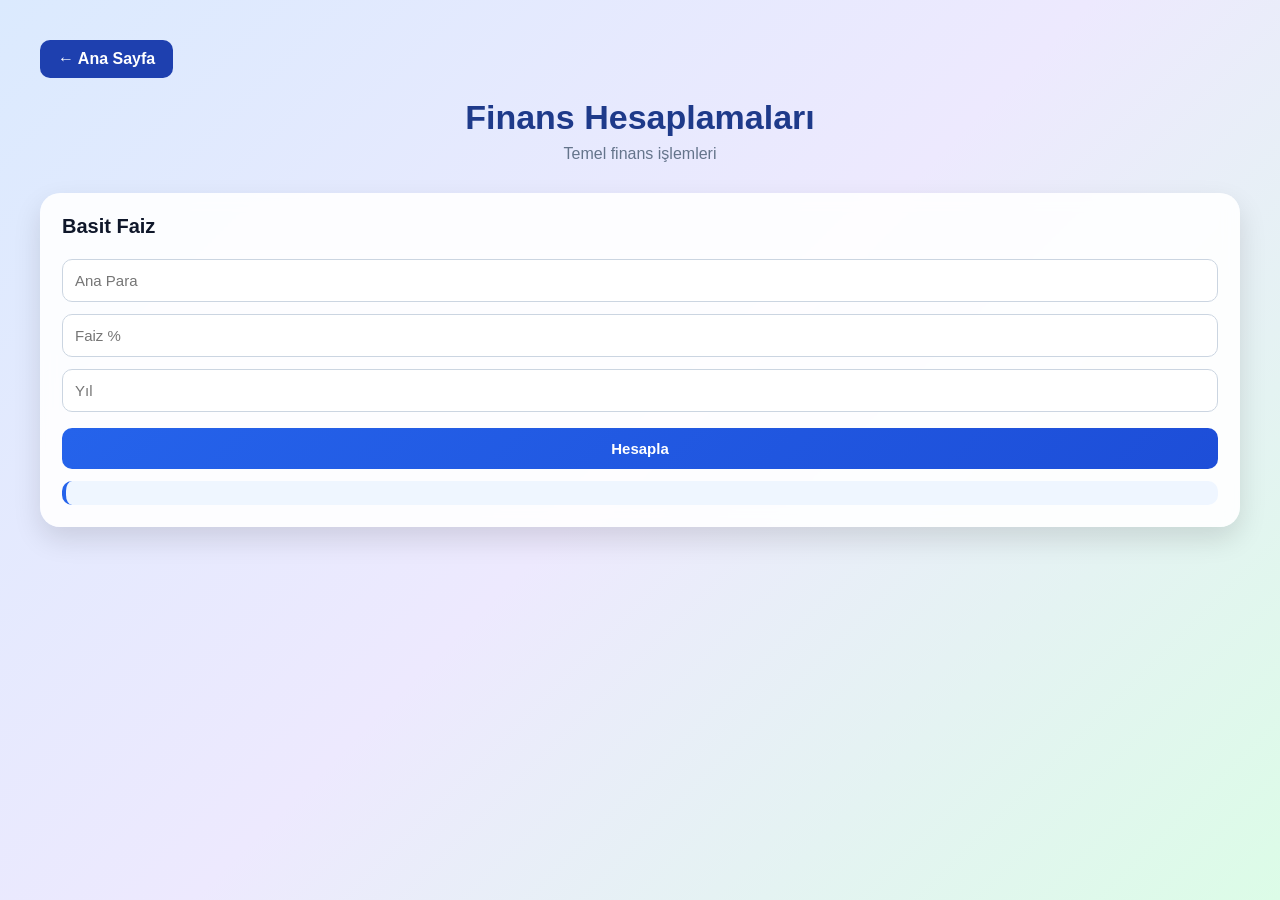
<file: finans.html>
<!DOCTYPE html>
<html lang="tr">
<head>
  <meta charset="UTF-8">
  <meta name="viewport" content="width=device-width, initial-scale=1.0">
  <title>Finans Hesaplamaları</title>
  <link rel="stylesheet" href="style.css">
</head>
<body>
  <div class="sayfa-kapsayici">
    <a href="index.html" class="geri-btn">← Ana Sayfa</a>

    <div class="sayfa-baslik">
      <h1>Finans Hesaplamaları</h1>
      <p>Temel finans işlemleri</p>
    </div>

    <div class="hesaplama-grid">
      <div class="hesaplama">
        <h3>Basit Faiz</h3>
        <input id="bfP" type="number" placeholder="Ana Para">
        <input id="bfR" type="number" placeholder="Faiz %">
        <input id="bfT" type="number" placeholder="Yıl">
        <button onclick="basitFaiz()">Hesapla</button>
        <p id="sonucBF"></p>
      </div>
    </div>
  </div>

  <script src="script.js"></script>
</body>
</html>
</file>
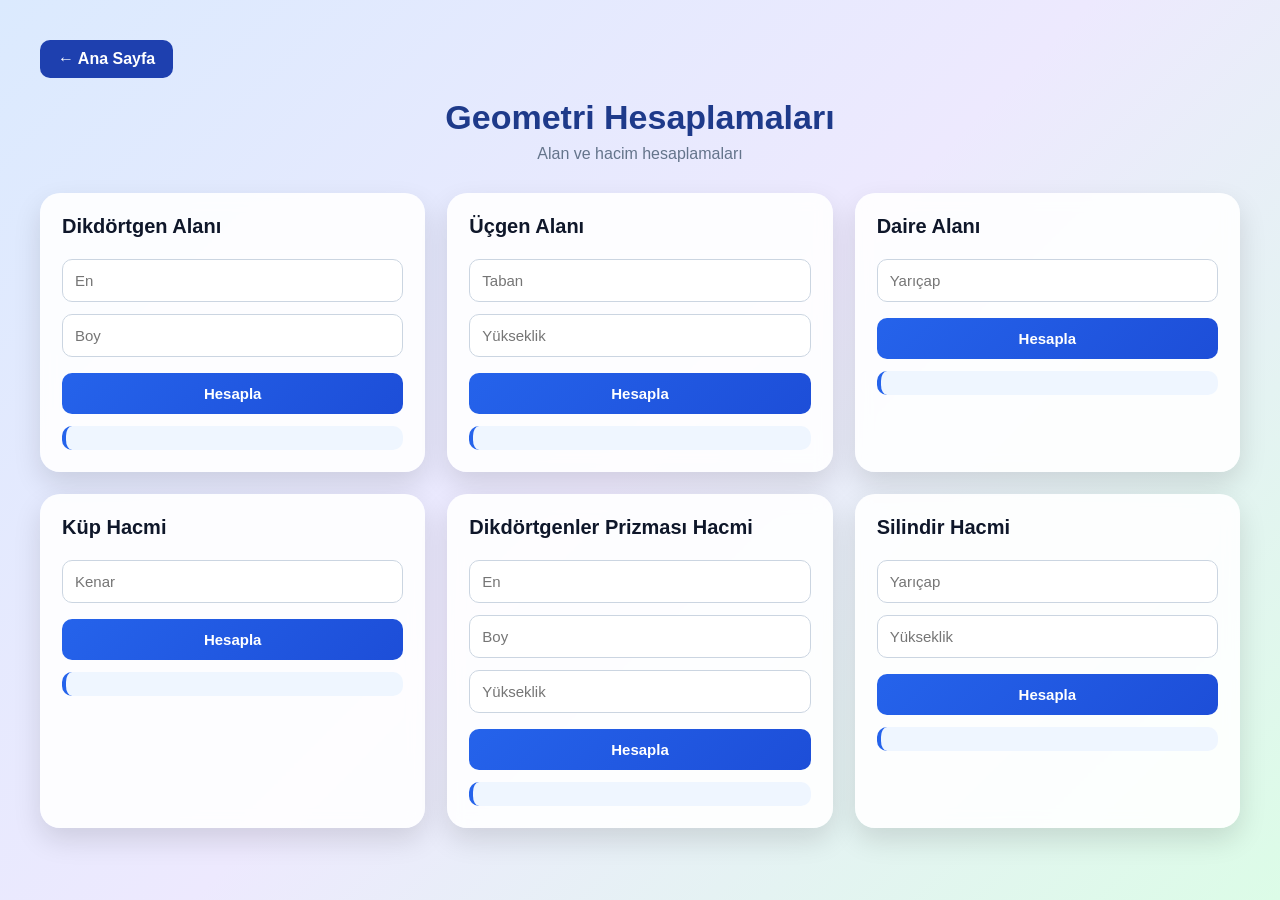
<file: geometri.html>
<!DOCTYPE html>
<html lang="tr">
<head>
  <meta charset="UTF-8">
  <meta name="viewport" content="width=device-width, initial-scale=1.0">
  <title>Geometri Hesaplamaları</title>
  <link rel="stylesheet" href="style.css">
</head>
<body>
  <div class="sayfa-kapsayici">
    <a href="index.html" class="geri-btn">← Ana Sayfa</a>

    <div class="sayfa-baslik">
      <h1>Geometri Hesaplamaları</h1>
      <p>Alan ve hacim hesaplamaları</p>
    </div>

    <div class="hesaplama-grid">
      <div class="hesaplama">
        <h3>Dikdörtgen Alanı</h3>
        <input id="adEn" type="number" placeholder="En">
        <input id="adBoy" type="number" placeholder="Boy">
        <button onclick="alanDikdortgen()">Hesapla</button>
        <p id="sonucAD"></p>
      </div>

      <div class="hesaplama">
        <h3>Üçgen Alanı</h3>
        <input id="auTaban" type="number" placeholder="Taban">
        <input id="auYuk" type="number" placeholder="Yükseklik">
        <button onclick="alanUcgen()">Hesapla</button>
        <p id="sonucAU"></p>
      </div>

      <div class="hesaplama">
        <h3>Daire Alanı</h3>
        <input id="adR" type="number" placeholder="Yarıçap">
        <button onclick="alanDaire()">Hesapla</button>
        <p id="sonucADaire"></p>
      </div>

      <div class="hesaplama">
        <h3>Küp Hacmi</h3>
        <input id="hkKenar" type="number" placeholder="Kenar">
        <button onclick="hacimKup()">Hesapla</button>
        <p id="sonucHK"></p>
      </div>

      <div class="hesaplama">
        <h3>Dikdörtgenler Prizması Hacmi</h3>
        <input id="hdEn" type="number" placeholder="En">
        <input id="hdBoy" type="number" placeholder="Boy">
        <input id="hdYuk" type="number" placeholder="Yükseklik">
        <button onclick="hacimDikdortgen()">Hesapla</button>
        <p id="sonucHD"></p>
      </div>

      <div class="hesaplama">
        <h3>Silindir Hacmi</h3>
        <input id="hsR" type="number" placeholder="Yarıçap">
        <input id="hsH" type="number" placeholder="Yükseklik">
        <button onclick="hacimSilindir()">Hesapla</button>
        <p id="sonucHS"></p>
      </div>
    </div>
  </div>

  <script src="script.js"></script>
</body>
</html>
</file>
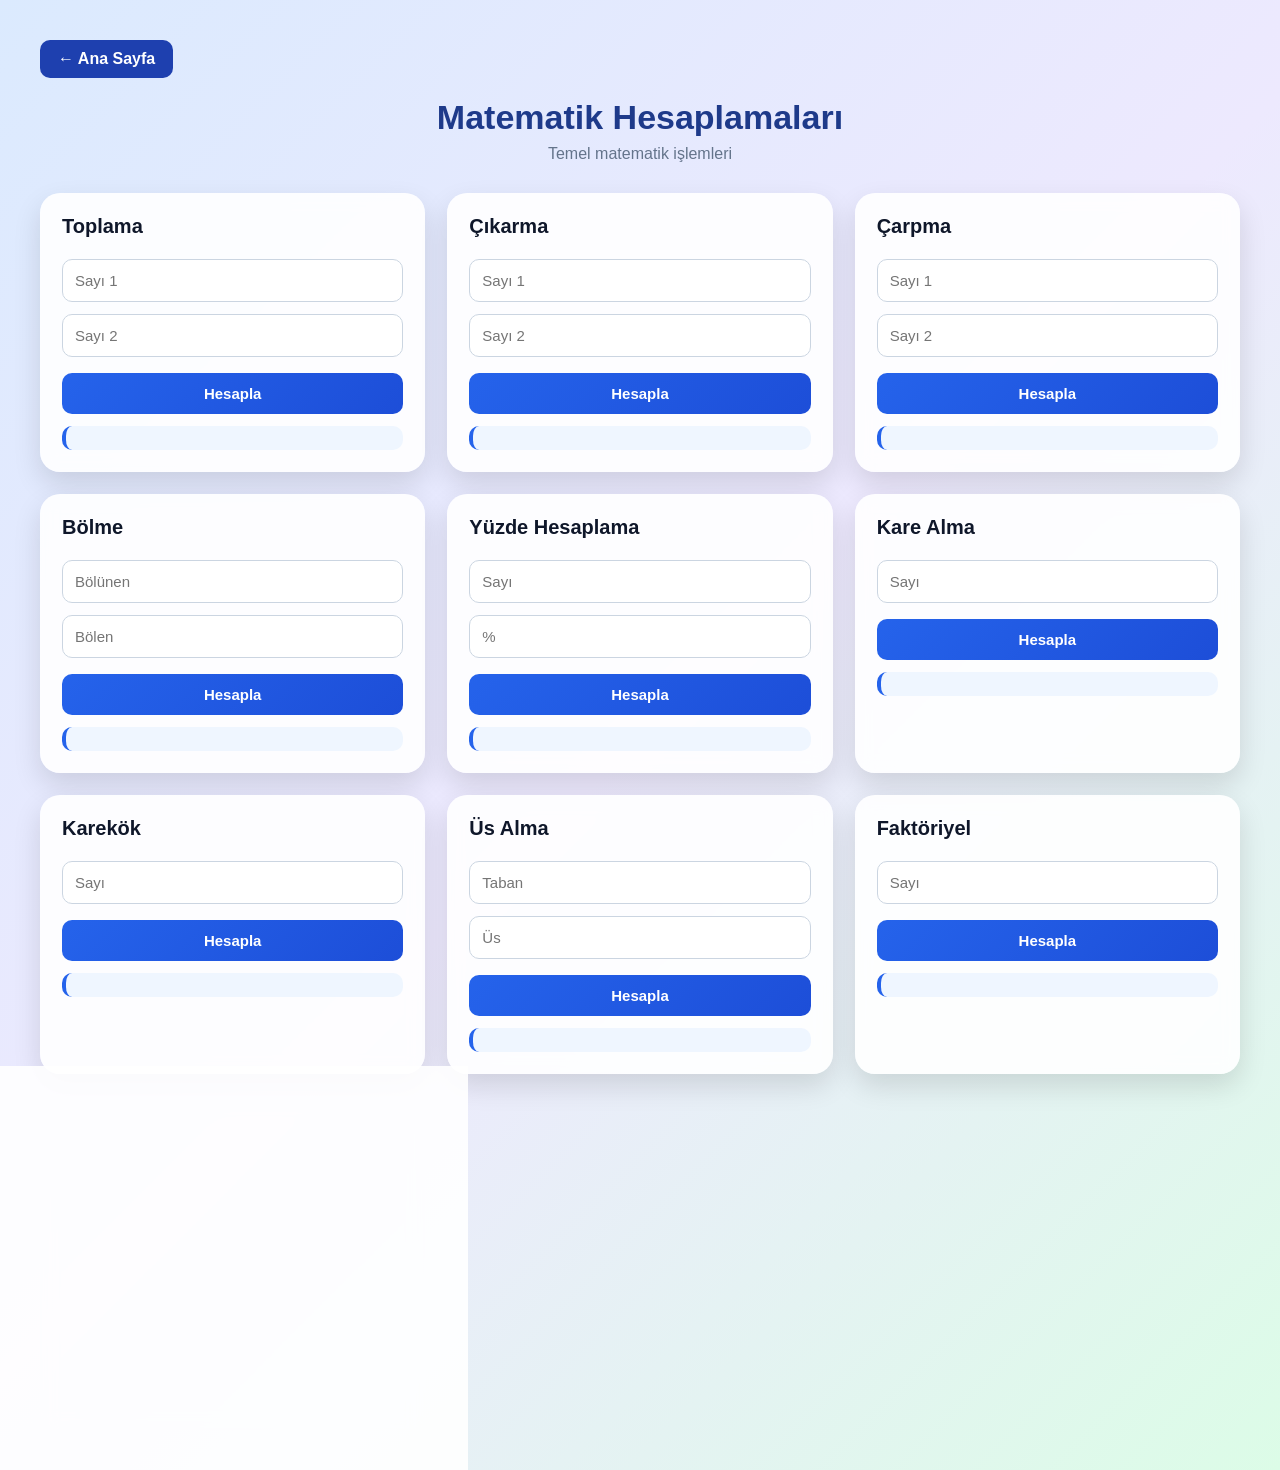
<file: matematik.html>
<!DOCTYPE html>
<html lang="tr">
<head>
  <meta charset="UTF-8">
  <meta name="viewport" content="width=device-width, initial-scale=1.0">
  <title>Matematik Hesaplamaları</title>
  <link rel="stylesheet" href="style.css">
</head>
<body>
  <div class="sayfa-kapsayici">
    <a href="index.html" class="geri-btn">← Ana Sayfa</a>

    <div class="sayfa-baslik">
      <h1>Matematik Hesaplamaları</h1>
      <p>Temel matematik işlemleri</p>
    </div>

    <div class="hesaplama-grid">
      <div class="hesaplama">
        <h3>Toplama</h3>
        <input id="top1" type="number" placeholder="Sayı 1">
        <input id="top2" type="number" placeholder="Sayı 2">
        <button onclick="toplama()">Hesapla</button>
        <p id="sonucToplama"></p>
      </div>

      <div class="hesaplama">
        <h3>Çıkarma</h3>
        <input id="cik1" type="number" placeholder="Sayı 1">
        <input id="cik2" type="number" placeholder="Sayı 2">
        <button onclick="cikarma()">Hesapla</button>
        <p id="sonucCikarma"></p>
      </div>

      <div class="hesaplama">
        <h3>Çarpma</h3>
        <input id="carp1" type="number" placeholder="Sayı 1">
        <input id="carp2" type="number" placeholder="Sayı 2">
        <button onclick="carpma()">Hesapla</button>
        <p id="sonucCarpma"></p>
      </div>

      <div class="hesaplama">
        <h3>Bölme</h3>
        <input id="bol1" type="number" placeholder="Bölünen">
        <input id="bol2" type="number" placeholder="Bölen">
        <button onclick="bolme()">Hesapla</button>
        <p id="sonucBolme"></p>
      </div>

      <div class="hesaplama">
        <h3>Yüzde Hesaplama</h3>
        <input id="yuzde1" type="number" placeholder="Sayı">
        <input id="yuzde2" type="number" placeholder="%">
        <button onclick="yuzde()">Hesapla</button>
        <p id="sonucYuzde"></p>
      </div>

      <div class="hesaplama">
        <h3>Kare Alma</h3>
        <input id="kare1" type="number" placeholder="Sayı">
        <button onclick="kare()">Hesapla</button>
        <p id="sonucKare"></p>
      </div>

      <div class="hesaplama">
        <h3>Karekök</h3>
        <input id="kok1" type="number" placeholder="Sayı">
        <button onclick="karekok()">Hesapla</button>
        <p id="sonucKok"></p>
      </div>

      <div class="hesaplama">
        <h3>Üs Alma</h3>
        <input id="us1" type="number" placeholder="Taban">
        <input id="us2" type="number" placeholder="Üs">
        <button onclick="us()">Hesapla</button>
        <p id="sonucUs"></p>
      </div>

      <div class="hesaplama">
        <h3>Faktöriyel</h3>
        <input id="fak1" type="number" placeholder="Sayı">
        <button onclick="faktoriyel()">Hesapla</button>
        <p id="sonucFak"></p>
      </div>

      <div class="hesaplama">
        <h3>Ortalama (3 Sayı)</h3>
        <input id="ort1" type="number" placeholder="Sayı 1">
        <input id="ort2" type="number" placeholder="Sayı 2">
        <input id="ort3" type="number" placeholder="Sayı 3">
        <button onclick="ortalama()">Hesapla</button>
        <p id="sonucOrt"></p>
      </div>
    </div>
  </div>

  <script src="script.js"></script>
</body>
</html>
</file>
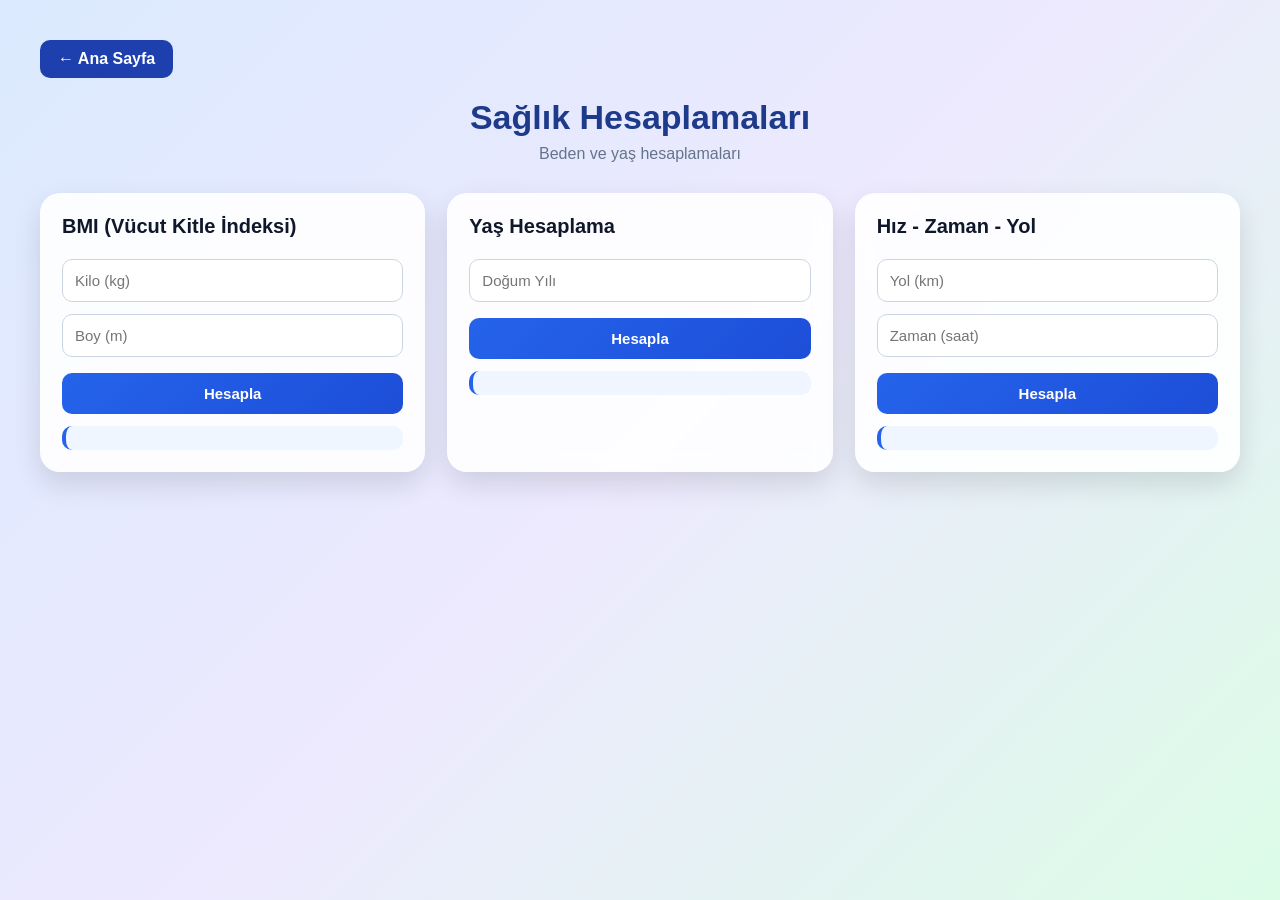
<file: saglik.html>
<!DOCTYPE html>
<html lang="tr">
<head>
  <meta charset="UTF-8">
  <meta name="viewport" content="width=device-width, initial-scale=1.0">
  <title>Sağlık Hesaplamaları</title>
  <link rel="stylesheet" href="style.css">
</head>
<body>
  <div class="sayfa-kapsayici">
    <a href="index.html" class="geri-btn">← Ana Sayfa</a>

    <div class="sayfa-baslik">
      <h1>Sağlık Hesaplamaları</h1>
      <p>Beden ve yaş hesaplamaları</p>
    </div>

    <div class="hesaplama-grid">
      <div class="hesaplama">
        <h3>BMI (Vücut Kitle İndeksi)</h3>
        <input id="bmiKilo" type="number" placeholder="Kilo (kg)">
        <input id="bmiBoy" type="number" placeholder="Boy (m)">
        <button onclick="bmi()">Hesapla</button>
        <p id="sonucBMI"></p>
      </div>

      <div class="hesaplama">
        <h3>Yaş Hesaplama</h3>
        <input id="yasDogum" type="number" placeholder="Doğum Yılı">
        <button onclick="yas()">Hesapla</button>
        <p id="sonucYas"></p>
      </div>

      <div class="hesaplama">
        <h3>Hız - Zaman - Yol</h3>
        <input id="hzYol" type="number" placeholder="Yol (km)">
        <input id="hzZaman" type="number" placeholder="Zaman (saat)">
        <button onclick="hiz()">Hesapla</button>
        <p id="sonucHZ"></p>
      </div>
    </div>
  </div>

  <script src="script.js"></script>
</body>
</html>
</file>
<file: style.css>
* {
  margin: 0;
  padding: 0;
  box-sizing: border-box;
}

body {
  font-family: Arial, sans-serif;
  background: linear-gradient(135deg, #dbeafe, #ede9fe, #dcfce7);
  min-height: 100vh;
  color: #1f2937;
  padding: 20px;
}

/* ANA SAYFA */
.anasayfa {
  max-width: 1000px;
  margin: 60px auto;
  text-align: center;
  padding: 30px 20px;
}

.anasayfa h1 {
  font-size: 40px;
  margin-bottom: 15px;
  color: #1e3a8a;
  text-shadow: 1px 1px 3px rgba(0,0,0,0.08);
}

.anasayfa p {
  font-size: 18px;
  color: #475569;
  margin-bottom: 35px;
}

.menu {
  display: grid;
  grid-template-columns: repeat(auto-fit, minmax(220px, 1fr));
  gap: 20px;
}

.menu-btn {
  display: block;
  padding: 22px;
  border-radius: 18px;
  text-decoration: none;
  color: white;
  font-size: 18px;
  font-weight: bold;
  box-shadow: 0 10px 25px rgba(0, 0, 0, 0.15);
  transition: all 0.25s ease;
}

/* Menü buton renkleri */
.menu-btn:nth-child(1) {
  background: linear-gradient(135deg, #2563eb, #60a5fa);
}

.menu-btn:nth-child(2) {
  background: linear-gradient(135deg, #7c3aed, #a78bfa);
}

.menu-btn:nth-child(3) {
  background: linear-gradient(135deg, #059669, #34d399);
}

.menu-btn:nth-child(4) {
  background: linear-gradient(135deg, #ea580c, #fb923c);
}

.menu-btn:hover {
  transform: translateY(-5px) scale(1.02);
  box-shadow: 0 14px 30px rgba(0, 0, 0, 0.2);
  opacity: 0.95;
}

/* ALT SAYFA GENEL */
.sayfa-kapsayici {
  max-width: 1200px;
  margin: 20px auto;
}

.geri-btn {
  display: inline-block;
  margin-bottom: 20px;
  padding: 10px 18px;
  background: #1e40af;
  color: white;
  text-decoration: none;
  border-radius: 10px;
  font-weight: bold;
  transition: 0.2s ease;
}

.geri-btn:hover {
  background: #1d4ed8;
  transform: translateY(-2px);
}

.sayfa-baslik {
  text-align: center;
  margin-bottom: 30px;
}

.sayfa-baslik h1 {
  font-size: 34px;
  color: #1e3a8a;
  margin-bottom: 8px;
}

.sayfa-baslik p {
  color: #64748b;
  font-size: 16px;
}

/* HESAPLAMA KARTLARI */
.hesaplama-grid {
  display: grid;
  grid-template-columns: repeat(auto-fit, minmax(320px, 1fr));
  gap: 22px;
}

.hesaplama {
  background: rgba(255, 255, 255, 0.9);
  backdrop-filter: blur(8px);
  border-radius: 20px;
  padding: 22px;
  box-shadow: 0 12px 28px rgba(0, 0, 0, 0.12);
  transition: all 0.25s ease;
}

.hesaplama:hover {
  transform: translateY(-4px);
  box-shadow: 0 16px 34px rgba(0, 0, 0, 0.18);
}

.hesaplama h3 {
  font-size: 20px;
  margin-bottom: 15px;
  color: #0f172a;
}

/* INPUTLAR */
input {
  width: 100%;
  padding: 12px;
  margin: 6px 0;
  border: 1px solid #cbd5e1;
  border-radius: 10px;
  font-size: 15px;
  outline: none;
  transition: all 0.2s ease;
  background: #ffffff;
}

input:focus {
  border-color: #3b82f6;
  box-shadow: 0 0 0 4px rgba(59, 130, 246, 0.15);
}

/* BUTONLAR */
button {
  width: 100%;
  margin-top: 10px;
  padding: 12px;
  border: none;
  border-radius: 10px;
  background: linear-gradient(135deg, #2563eb, #1d4ed8);
  color: white;
  font-size: 15px;
  font-weight: bold;
  cursor: pointer;
  transition: all 0.2s ease;
}

button:hover {
  transform: scale(1.02);
  opacity: 0.95;
}

/* SONUÇ ALANI */
.hesaplama p {
  margin-top: 12px;
  min-height: 24px;
  font-weight: bold;
  color: #0f172a;
  background: #eff6ff;
  padding: 10px;
  border-radius: 10px;
  border-left: 4px solid #2563eb;
}

/* FOOTER */
footer {
  margin-top: 40px;
  text-align: center;
  color: #475569;
  font-size: 14px;
  padding-bottom: 20px;
}

/* MOBİL UYUMLU */
@media (max-width: 768px) {
  body {
    padding: 15px;
  }

  .anasayfa {
    margin: 30px auto;
    padding: 20px 10px;
  }

  .anasayfa h1 {
    font-size: 28px;
  }

  .anasayfa p {
    font-size: 16px;
  }

  .menu-btn {
    font-size: 16px;
    padding: 18px;
  }

  .sayfa-baslik h1 {
    font-size: 26px;
  }

  .hesaplama {
    padding: 18px;
  }
}
</file>
